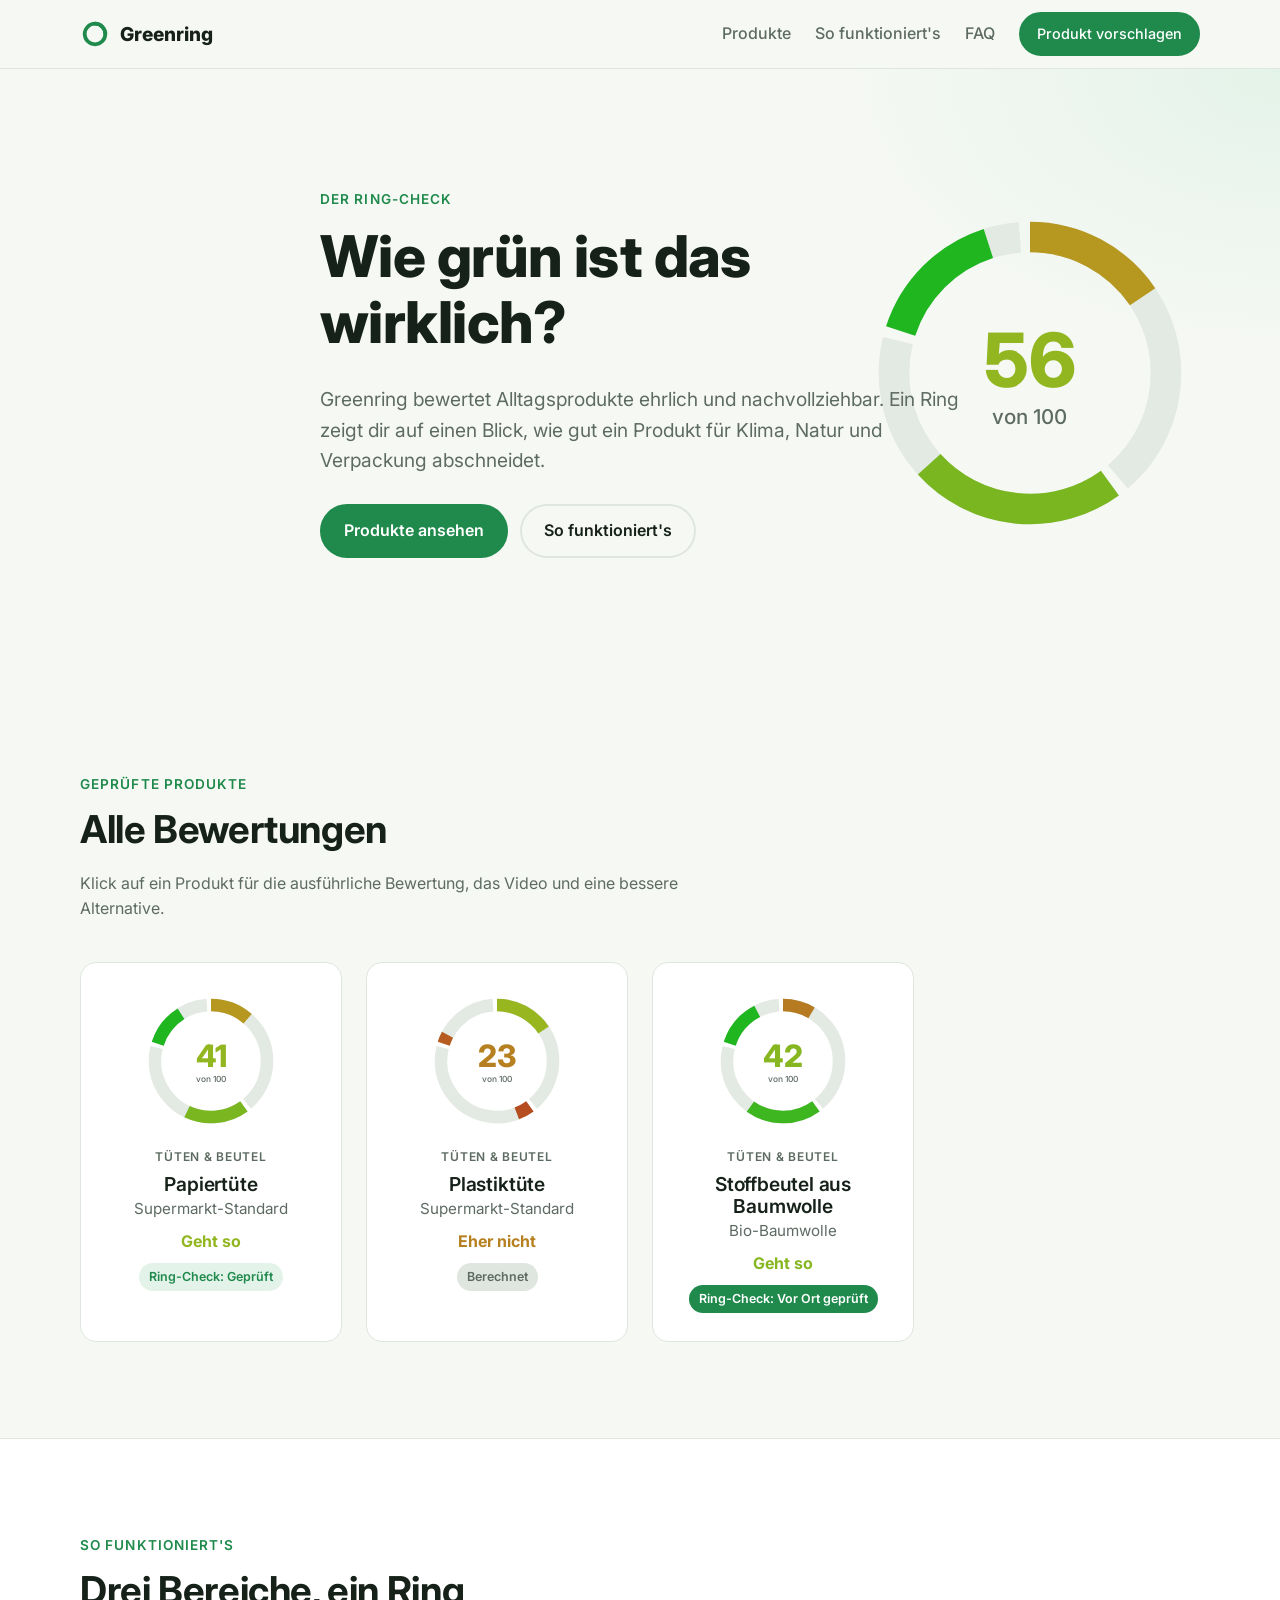
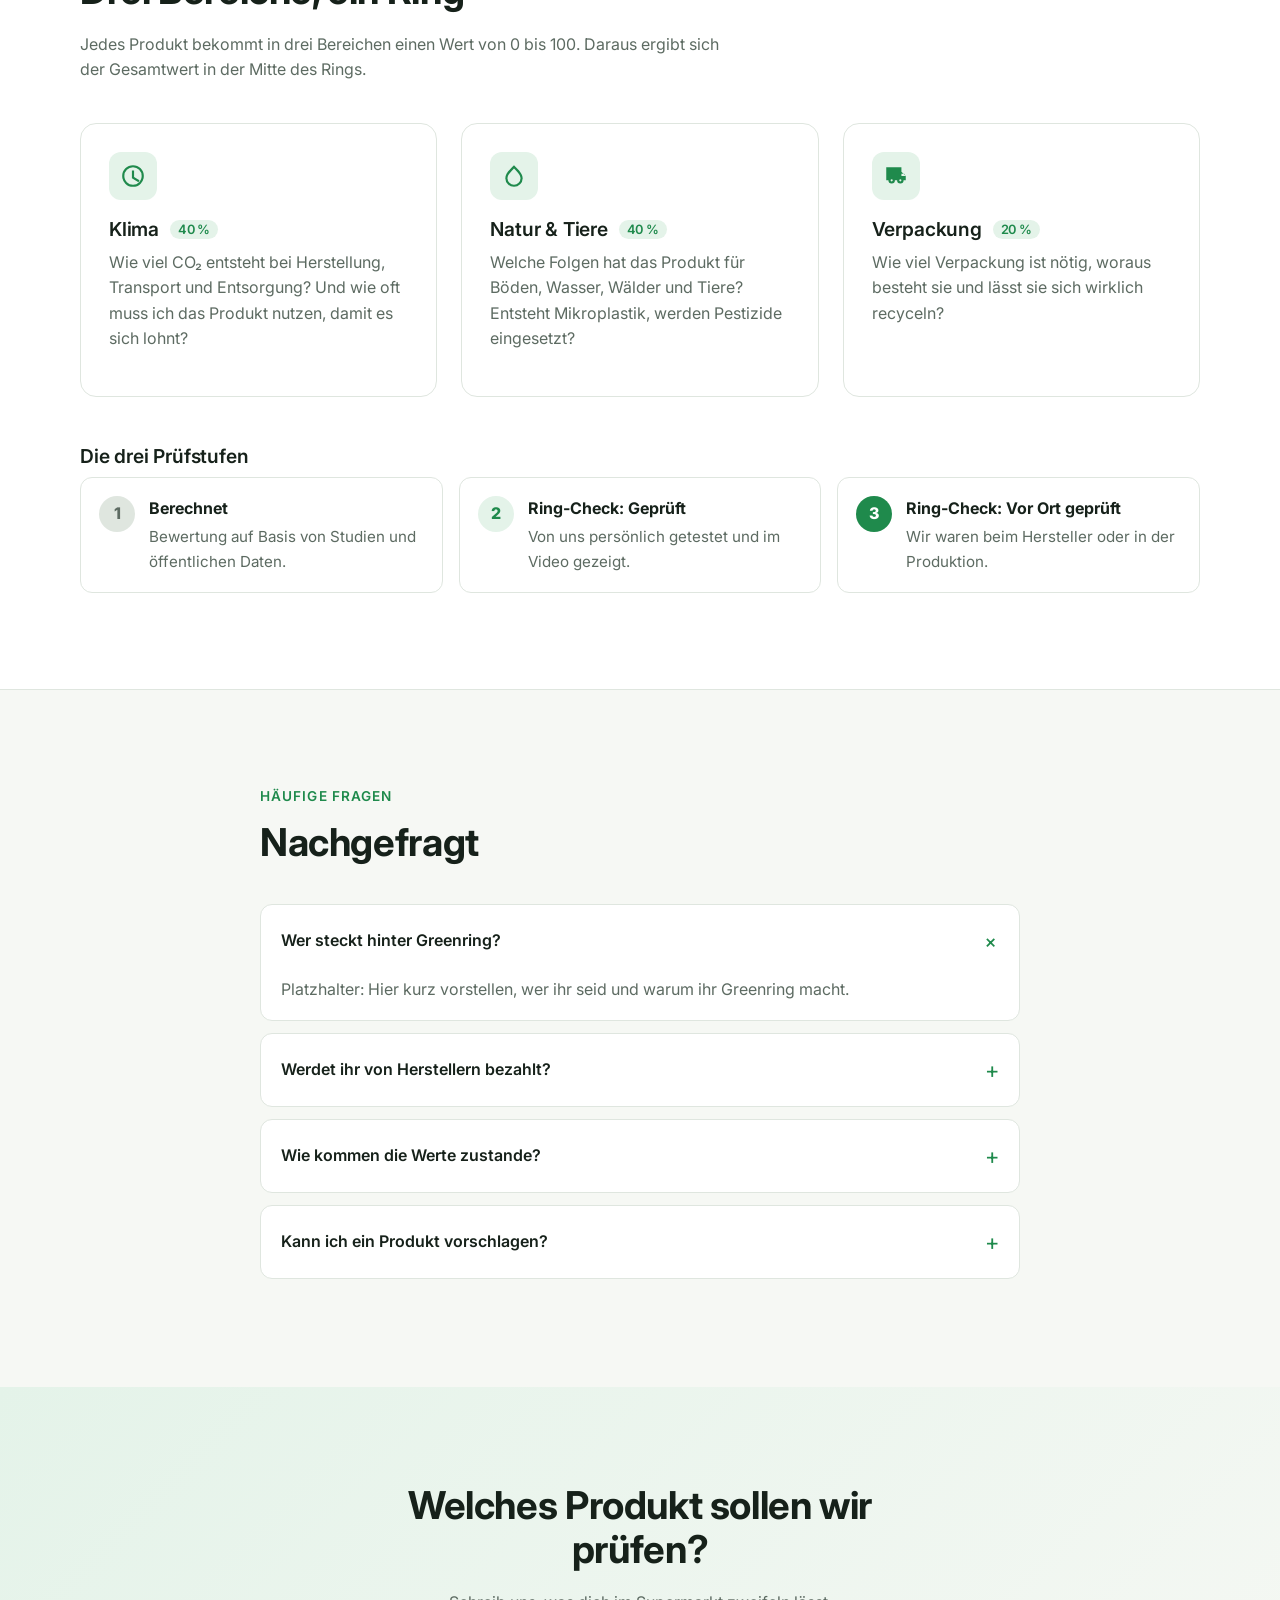
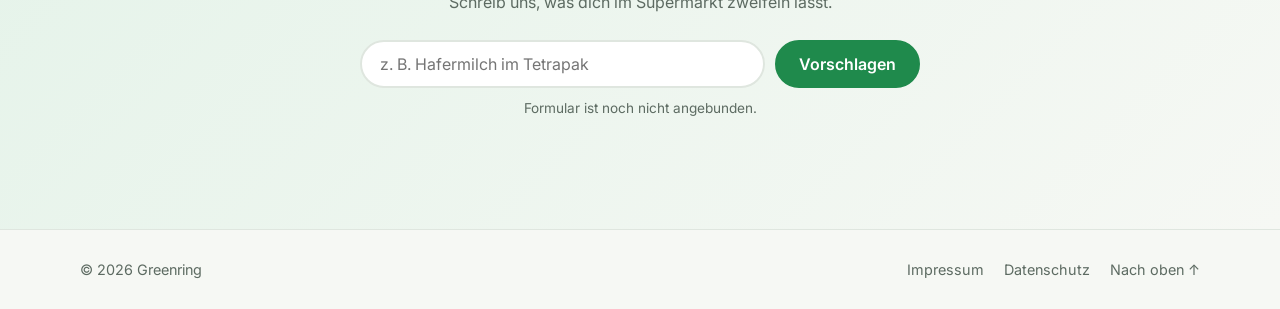
<file: index.html>
<!DOCTYPE html>
<html lang="de">
<head>
  <meta charset="UTF-8">
  <meta name="viewport" content="width=device-width, initial-scale=1.0">
  <title>Greenring – Wie grün ist das wirklich?</title>
  <meta name="description" content="Greenring bewertet Alltagsprodukte nach Klima, Natur & Tieren und Verpackung. Ein Ring, ein Blick, eine ehrliche Antwort.">
  <link rel="preconnect" href="https://fonts.googleapis.com">
  <link rel="preconnect" href="https://fonts.gstatic.com" crossorigin>
  <link href="https://fonts.googleapis.com/css2?family=Inter:wght@400;500;600;700;800&display=swap" rel="stylesheet">
  <link rel="stylesheet" href="css/style.css">
</head>
<body>

  <a class="skip-link" href="#main">Zum Inhalt springen</a>

  <header class="site-header" id="top">
    <div class="container header-inner">
      <a class="brand" href="index.html" aria-label="Greenring Startseite">
        <svg class="brand-mark" viewBox="0 0 32 32" aria-hidden="true">
          <circle cx="16" cy="16" r="11" fill="none" stroke="currentColor" stroke-width="4"/>
          <path d="M16 5a11 11 0 0 1 11 11" fill="none" stroke="var(--accent)" stroke-width="4" stroke-linecap="round"/>
        </svg>
        <span>Greenring</span>
      </a>
      <button class="nav-toggle" aria-expanded="false" aria-controls="site-nav" aria-label="Menü öffnen">
        <span></span><span></span><span></span>
      </button>
      <nav class="site-nav" id="site-nav">
        <a href="#produkte">Produkte</a>
        <a href="#ring-check">So funktioniert's</a>
        <a href="#faq">FAQ</a>
        <a class="btn btn-small" href="#vorschlagen">Produkt vorschlagen</a>
      </nav>
    </div>
  </header>

  <main id="main">

    <!-- HERO -->
    <section class="hero">
      <div class="container hero-inner">
        <p class="eyebrow">Der Ring-Check</p>
        <h1>Wie grün ist das wirklich?</h1>
        <p class="lead">
          Greenring bewertet Alltagsprodukte ehrlich und nachvollziehbar.
          Ein Ring zeigt dir auf einen Blick, wie gut ein Produkt für Klima, Natur und Verpackung abschneidet.
        </p>
        <div class="hero-actions">
          <a class="btn" href="#produkte">Produkte ansehen</a>
          <a class="btn btn-ghost" href="#ring-check">So funktioniert's</a>
        </div>
      </div>
      <div class="hero-visual" id="hero-ring" aria-hidden="true"></div>
    </section>

    <!-- PRODUKTE -->
    <section class="section" id="produkte">
      <div class="container">
        <div class="section-head">
          <p class="eyebrow">Geprüfte Produkte</p>
          <h2>Alle Bewertungen</h2>
          <p class="muted">Klick auf ein Produkt für die ausführliche Bewertung, das Video und eine bessere Alternative.</p>
        </div>
        <div class="product-grid" id="product-grid"></div>
      </div>
    </section>

    <!-- RING-CHECK -->
    <section class="section section-alt" id="ring-check">
      <div class="container">
        <div class="section-head">
          <p class="eyebrow">So funktioniert's</p>
          <h2>Drei Bereiche, ein Ring</h2>
          <p class="muted">Jedes Produkt bekommt in drei Bereichen einen Wert von 0 bis 100. Daraus ergibt sich der Gesamtwert in der Mitte des Rings.</p>
        </div>
        <div class="cards cards-3">
          <article class="card">
            <div class="card-icon" aria-hidden="true">
              <svg viewBox="0 0 24 24"><path d="M12 2a10 10 0 1 0 0 20 10 10 0 0 0 0-20Zm0 18a8 8 0 1 1 0-16 8 8 0 0 1 0 16Zm-1-13h2v6l5 3-1 1.7-6-3.7V7Z"/></svg>
            </div>
            <h3>Klima <span class="weight">40 %</span></h3>
            <p>Wie viel CO₂ entsteht bei Herstellung, Transport und Entsorgung? Und wie oft muss ich das Produkt nutzen, damit es sich lohnt?</p>
          </article>
          <article class="card">
            <div class="card-icon" aria-hidden="true">
              <svg viewBox="0 0 24 24"><path d="M12 2C7 7 4 10 4 14a8 8 0 0 0 16 0c0-4-3-7-8-12Zm0 18a6 6 0 0 1-6-6c0-2.5 2-5 6-9 4 4 6 6.5 6 9a6 6 0 0 1-6 6Z"/></svg>
            </div>
            <h3>Natur &amp; Tiere <span class="weight">40 %</span></h3>
            <p>Welche Folgen hat das Produkt für Böden, Wasser, Wälder und Tiere? Entsteht Mikroplastik, werden Pestizide eingesetzt?</p>
          </article>
          <article class="card">
            <div class="card-icon" aria-hidden="true">
              <svg viewBox="0 0 24 24"><path d="M20 8h-3V4H3v12h2a3 3 0 0 0 6 0h2a3 3 0 0 0 6 0h2V12l-4-4ZM8 17a1 1 0 1 1 0-2 1 1 0 0 1 0 2Zm9-7h2.5l1.5 2h-4v-2Zm-1 7a1 1 0 1 1 0-2 1 1 0 0 1 0 2Z"/></svg>
            </div>
            <h3>Verpackung <span class="weight">20 %</span></h3>
            <p>Wie viel Verpackung ist nötig, woraus besteht sie und lässt sie sich wirklich recyceln?</p>
          </article>
        </div>

        <div class="stufen">
          <h3>Die drei Prüfstufen</h3>
          <ol class="stufen-list">
            <li>
              <span class="stufe-badge stufe-1">1</span>
              <div><strong>Berechnet</strong><p class="muted">Bewertung auf Basis von Studien und öffentlichen Daten.</p></div>
            </li>
            <li>
              <span class="stufe-badge stufe-2">2</span>
              <div><strong>Ring-Check: Geprüft</strong><p class="muted">Von uns persönlich getestet und im Video gezeigt.</p></div>
            </li>
            <li>
              <span class="stufe-badge stufe-3">3</span>
              <div><strong>Ring-Check: Vor Ort geprüft</strong><p class="muted">Wir waren beim Hersteller oder in der Produktion.</p></div>
            </li>
          </ol>
        </div>
      </div>
    </section>

    <!-- FAQ -->
    <section class="section" id="faq">
      <div class="container narrow">
        <div class="section-head">
          <p class="eyebrow">Häufige Fragen</p>
          <h2>Nachgefragt</h2>
        </div>
        <details class="faq-item" open>
          <summary>Wer steckt hinter Greenring?</summary>
          <p>Platzhalter: Hier kurz vorstellen, wer ihr seid und warum ihr Greenring macht.</p>
        </details>
        <details class="faq-item">
          <summary>Werdet ihr von Herstellern bezahlt?</summary>
          <p>Platzhalter: Hier erklären, wie ihr euch finanziert und dass Bewertungen unabhängig sind.</p>
        </details>
        <details class="faq-item">
          <summary>Wie kommen die Werte zustande?</summary>
          <p>Jeder Bereich bekommt einen Wert von 0 bis 100. Klima und Natur zählen je 40 Prozent, Verpackung 20 Prozent. Der Gesamtwert ist der gewichtete Durchschnitt.</p>
        </details>
        <details class="faq-item">
          <summary>Kann ich ein Produkt vorschlagen?</summary>
          <p>Ja, unten auf der Seite. Wir nehmen uns die Produkte vor, die am häufigsten gewünscht werden.</p>
        </details>
      </div>
    </section>

    <!-- VORSCHLAGEN -->
    <section class="section cta" id="vorschlagen">
      <div class="container cta-inner">
        <h2>Welches Produkt sollen wir prüfen?</h2>
        <p class="muted">Schreib uns, was dich im Supermarkt zweifeln lässt.</p>
        <form class="cta-form" action="#" method="post">
          <label class="sr-only" for="vorschlag">Produktname</label>
          <input id="vorschlag" type="text" placeholder="z. B. Hafermilch im Tetrapak" required>
          <button class="btn" type="submit">Vorschlagen</button>
        </form>
        <p class="tiny muted">Formular ist noch nicht angebunden.</p>
      </div>
    </section>

  </main>

  <footer class="site-footer">
    <div class="container footer-inner">
      <span>© 2026 Greenring</span>
      <nav class="footer-nav">
        <a href="#">Impressum</a>
        <a href="#">Datenschutz</a>
        <a href="#top">Nach oben ↑</a>
      </nav>
    </div>
  </footer>

  <script src="js/data.js"></script>
  <script src="js/ring.js"></script>
  <script src="js/main.js"></script>
</body>
</html>
</file>
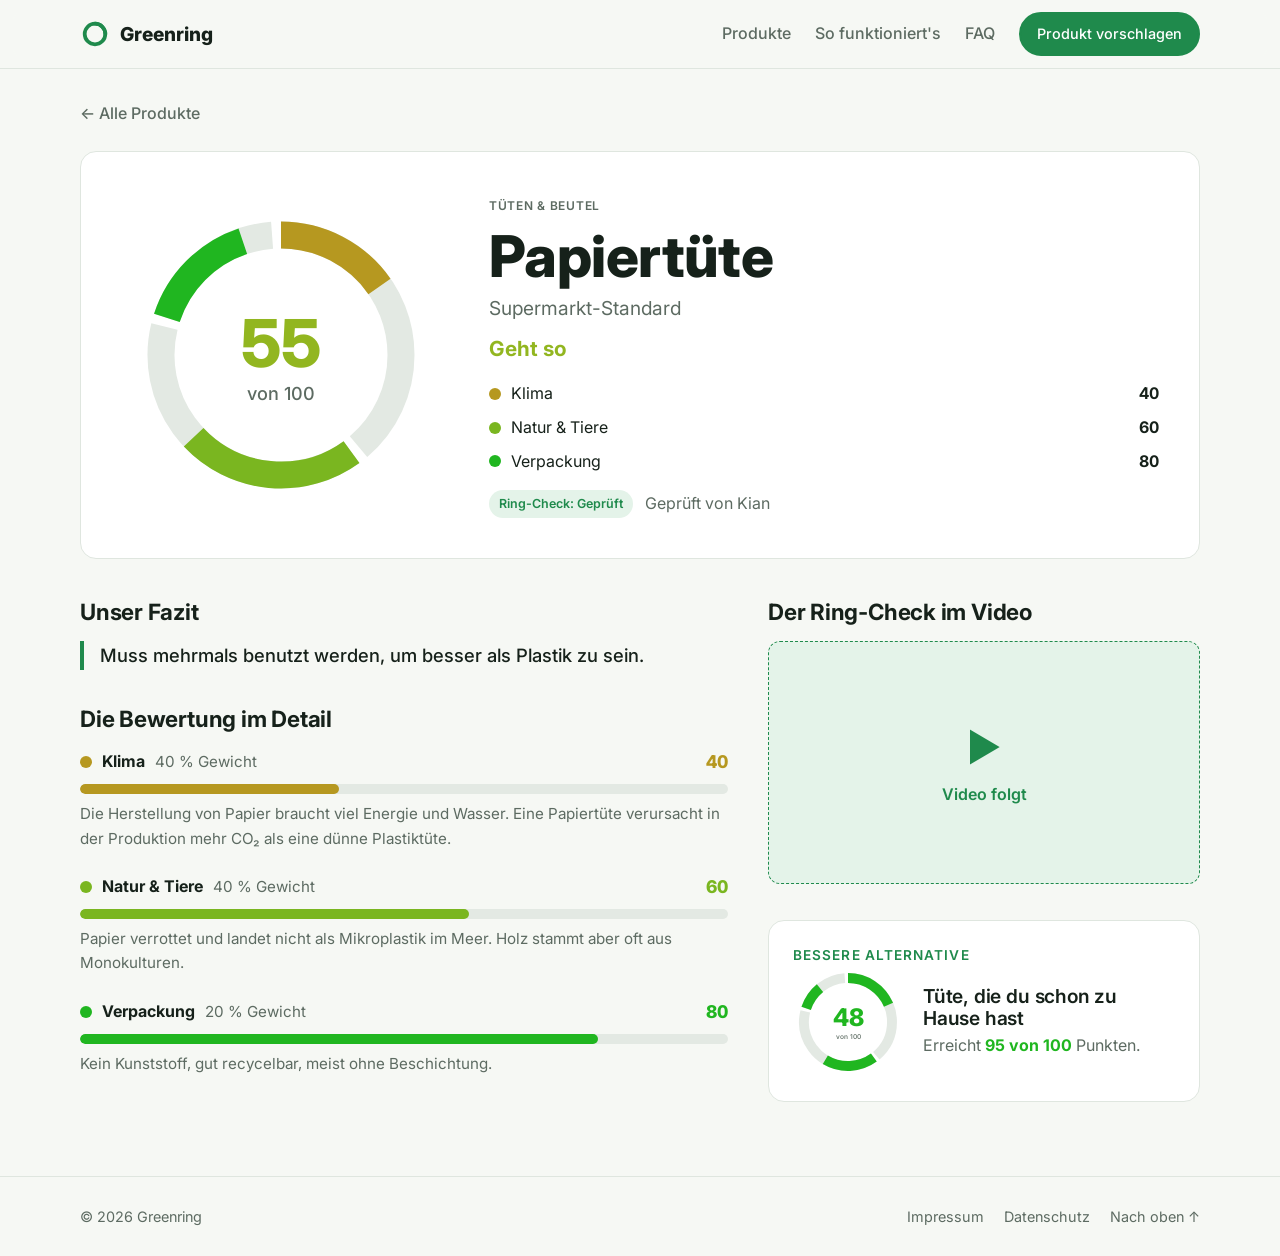
<file: produkt.html>
<!DOCTYPE html>
<html lang="de">
<head>
  <meta charset="UTF-8">
  <meta name="viewport" content="width=device-width, initial-scale=1.0">
  <title>Produkt – Greenring</title>
  <link rel="preconnect" href="https://fonts.googleapis.com">
  <link rel="preconnect" href="https://fonts.gstatic.com" crossorigin>
  <link href="https://fonts.googleapis.com/css2?family=Inter:wght@400;500;600;700;800&display=swap" rel="stylesheet">
  <link rel="stylesheet" href="css/style.css">
</head>
<body>

  <a class="skip-link" href="#main">Zum Inhalt springen</a>

  <header class="site-header" id="top">
    <div class="container header-inner">
      <a class="brand" href="index.html" aria-label="Greenring Startseite">
        <svg class="brand-mark" viewBox="0 0 32 32" aria-hidden="true">
          <circle cx="16" cy="16" r="11" fill="none" stroke="currentColor" stroke-width="4"/>
          <path d="M16 5a11 11 0 0 1 11 11" fill="none" stroke="var(--accent)" stroke-width="4" stroke-linecap="round"/>
        </svg>
        <span>Greenring</span>
      </a>
      <button class="nav-toggle" aria-expanded="false" aria-controls="site-nav" aria-label="Menü öffnen">
        <span></span><span></span><span></span>
      </button>
      <nav class="site-nav" id="site-nav">
        <a href="index.html#produkte">Produkte</a>
        <a href="index.html#ring-check">So funktioniert's</a>
        <a href="index.html#faq">FAQ</a>
        <a class="btn btn-small" href="index.html#vorschlagen">Produkt vorschlagen</a>
      </nav>
    </div>
  </header>

  <main id="main" class="product-page">
    <div class="container">
      <a class="back-link" href="index.html#produkte">← Alle Produkte</a>
    </div>

    <!-- wird per JavaScript gefüllt -->
    <div id="product-detail" class="container">
      <p class="muted">Produkt wird geladen …</p>
    </div>
  </main>

  <footer class="site-footer">
    <div class="container footer-inner">
      <span>© 2026 Greenring</span>
      <nav class="footer-nav">
        <a href="#">Impressum</a>
        <a href="#">Datenschutz</a>
        <a href="#top">Nach oben ↑</a>
      </nav>
    </div>
  </footer>

  <script src="js/data.js"></script>
  <script src="js/ring.js"></script>
  <script src="js/main.js"></script>
</body>
</html>
</file>
<file: css/style.css>
/* ===========================
   Greenring – Nachhaltigkeit
   =========================== */

:root {
  --bg: #f6f8f4;
  --bg-alt: #ffffff;
  --surface: #ffffff;
  --text: #16211a;
  --muted: #5d6b62;
  --line: #dfe6df;
  --accent: #1f8a4c;
  --accent-2: #8fd14f;
  --accent-soft: #e4f3e9;
  --ring-track: #e3e9e3;
  --shadow: 0 10px 30px rgba(22, 33, 26, 0.08);
  --radius: 16px;
  --font: "Inter", system-ui, -apple-system, "Segoe UI", Roboto, sans-serif;
}

@media (prefers-color-scheme: dark) {
  :root:not([data-theme="light"]) {
    --bg: #0f1612;
    --bg-alt: #141d17;
    --surface: #1a251e;
    --text: #e9efe9;
    --muted: #9fb0a5;
    --line: #27352c;
    --accent: #4fc37a;
    --accent-2: #b4ea6e;
    --accent-soft: #1d3426;
    --ring-track: #243029;
    --shadow: 0 10px 30px rgba(0, 0, 0, 0.35);
  }
}
:root[data-theme="dark"] {
  --bg: #0f1612;
  --bg-alt: #141d17;
  --surface: #1a251e;
  --text: #e9efe9;
  --muted: #9fb0a5;
  --line: #27352c;
  --accent: #4fc37a;
  --accent-2: #b4ea6e;
  --accent-soft: #1d3426;
  --ring-track: #243029;
  --shadow: 0 10px 30px rgba(0, 0, 0, 0.35);
}

*, *::before, *::after { box-sizing: border-box; }

html { scroll-behavior: smooth; }

body {
  margin: 0;
  font-family: var(--font);
  color: var(--text);
  background: var(--bg);
  line-height: 1.6;
  -webkit-font-smoothing: antialiased;
}

img, svg { max-width: 100%; display: block; }

a { color: inherit; }

h1, h2, h3 { line-height: 1.15; margin: 0 0 0.5em; letter-spacing: -0.01em; }
h1 { font-size: clamp(2.2rem, 5vw, 3.6rem); font-weight: 800; }
h2 { font-size: clamp(1.7rem, 3.5vw, 2.4rem); font-weight: 700; }
h3 { font-size: 1.2rem; font-weight: 600; }
p { margin: 0 0 1em; }

.container { width: min(1120px, 100% - 32px); margin-inline: auto; }
.container.narrow { width: min(760px, 100% - 32px); }

.muted { color: var(--muted); }
.tiny { font-size: 0.85rem; }
.eyebrow {
  color: var(--accent);
  font-weight: 600;
  font-size: 0.85rem;
  letter-spacing: 0.08em;
  text-transform: uppercase;
  margin-bottom: 0.75rem;
}
.lead { font-size: 1.2rem; color: var(--muted); max-width: 56ch; }

.sr-only {
  position: absolute; width: 1px; height: 1px; padding: 0; margin: -1px;
  overflow: hidden; clip: rect(0,0,0,0); white-space: nowrap; border: 0;
}
.skip-link {
  position: absolute; left: 16px; top: -60px; background: var(--accent); color: #fff;
  padding: 8px 14px; border-radius: 8px; z-index: 100; transition: top .2s;
}
.skip-link:focus { top: 12px; }

/* Buttons */
.btn {
  display: inline-flex; align-items: center; gap: 8px;
  padding: 12px 22px; border-radius: 999px;
  background: var(--accent); color: #fff; font-weight: 600; text-decoration: none;
  border: 2px solid var(--accent); cursor: pointer; font-family: inherit; font-size: 1rem;
  transition: transform .15s, box-shadow .15s, background .15s;
}
.btn:hover { transform: translateY(-1px); box-shadow: 0 6px 18px rgba(31,138,76,.3); }
.btn-ghost { background: transparent; color: var(--text); border-color: var(--line); }
.btn-ghost:hover { box-shadow: none; border-color: var(--accent); }
.btn-small { padding: 8px 16px; font-size: 0.9rem; }

/* Header */
.site-header {
  position: sticky; top: 0; z-index: 50;
  background: color-mix(in srgb, var(--bg) 85%, transparent);
  backdrop-filter: blur(10px);
  border-bottom: 1px solid var(--line);
}
.header-inner { display: flex; align-items: center; justify-content: space-between; height: 68px; }
.brand { display: flex; align-items: center; gap: 10px; font-weight: 800; font-size: 1.2rem; text-decoration: none; }
.brand-mark { width: 30px; height: 30px; color: var(--accent); }
.site-nav { display: flex; align-items: center; gap: 24px; }
.site-nav a { text-decoration: none; font-weight: 500; color: var(--muted); }
.site-nav a:hover, .site-nav a.is-current { color: var(--text); }
.site-nav .btn { color: #fff; }

.nav-toggle {
  display: none; flex-direction: column; gap: 5px; background: none; border: 0; padding: 8px; cursor: pointer;
}
.nav-toggle span { width: 24px; height: 2px; background: var(--text); border-radius: 2px; transition: transform .2s, opacity .2s; }
.nav-toggle[aria-expanded="true"] span:nth-child(1) { transform: translateY(7px) rotate(45deg); }
.nav-toggle[aria-expanded="true"] span:nth-child(2) { opacity: 0; }
.nav-toggle[aria-expanded="true"] span:nth-child(3) { transform: translateY(-7px) rotate(-45deg); }

/* Hero */
.hero {
  position: relative; overflow: hidden;
  padding: clamp(64px, 10vw, 120px) 0;
  background:
    radial-gradient(60% 80% at 100% 0%, var(--accent-soft) 0%, transparent 60%),
    var(--bg);
}
.hero-inner { position: relative; z-index: 1; max-width: 640px; }
.hero-actions { display: flex; flex-wrap: wrap; gap: 12px; margin-top: 28px; }
.hero-visual {
  position: absolute; right: max(16px, calc((100% - 1120px) / 2)); top: 50%;
  transform: translateY(-50%); width: min(340px, 34vw);
}
.hero-visual .ring { width: 100%; height: auto; }

/* Ring (SVG) */
.ring { display: block; }
.ring-num { font-size: 44px; font-weight: 800; font-family: var(--font); }
.ring-sub { font-size: 12px; fill: var(--muted); font-family: var(--font); font-weight: 500; }

/* Sections */
.section { padding: clamp(56px, 8vw, 96px) 0; }
.section-alt { background: var(--bg-alt); border-block: 1px solid var(--line); }
.section-head { max-width: 640px; margin-bottom: 40px; }
.section-head .muted { margin-bottom: 0; }

/* Produktübersicht */
.product-grid {
  display: grid; gap: 24px;
  grid-template-columns: repeat(auto-fill, minmax(260px, 1fr));
}
.product-card {
  display: flex; flex-direction: column; align-items: center; text-align: center; gap: 12px;
  background: var(--surface); border: 1px solid var(--line); border-radius: var(--radius);
  padding: 28px 22px; text-decoration: none; color: inherit;
  transition: transform .2s, box-shadow .2s, border-color .2s;
}
.product-card:hover { transform: translateY(-3px); box-shadow: var(--shadow); border-color: var(--accent); }
.product-card h3 { margin: 4px 0 2px; }
.product-card .muted { margin: 0 0 8px; font-size: .95rem; }
.product-ring { width: 140px; height: 140px; }
.product-cat {
  display: inline-block; font-size: .75rem; font-weight: 600; letter-spacing: .06em; text-transform: uppercase; color: var(--muted);
}
.rating { font-weight: 700; display: block; }
.rating-big { font-size: 1.3rem; margin: 0 0 16px; }

.stufe-tag {
  display: inline-block; margin-top: 8px; font-size: .78rem; font-weight: 600; padding: 4px 10px; border-radius: 999px;
  background: var(--line); color: var(--muted);
}
.stufe-tag.stufe-2 { background: var(--accent-soft); color: var(--accent); }
.stufe-tag.stufe-3 { background: var(--accent); color: #fff; }

/* Cards */
.cards {
  display: grid; gap: 24px;
  grid-template-columns: repeat(auto-fit, minmax(250px, 1fr));
}
.cards-3 { grid-template-columns: repeat(auto-fit, minmax(260px, 1fr)); }
.card h3 .weight {
  font-size: .8rem; font-weight: 600; color: var(--accent); background: var(--accent-soft);
  padding: 2px 8px; border-radius: 999px; margin-left: 6px; vertical-align: middle;
}

/* Prüfstufen */
.stufen { margin-top: 48px; }
.stufen-list { list-style: none; padding: 0; margin: 0; display: grid; gap: 16px; grid-template-columns: repeat(auto-fit, minmax(260px, 1fr)); }
.stufen-list li { display: flex; gap: 14px; align-items: flex-start; background: var(--surface); border: 1px solid var(--line); border-radius: 12px; padding: 18px; }
.stufen-list p { margin: 4px 0 0; font-size: .95rem; }
.stufe-badge {
  flex: none; width: 36px; height: 36px; border-radius: 50%; display: grid; place-items: center; font-weight: 800;
  background: var(--line); color: var(--muted);
}
.stufe-badge.stufe-2 { background: var(--accent-soft); color: var(--accent); }
.stufe-badge.stufe-3 { background: var(--accent); color: #fff; }

/* Legende */
.legend { list-style: none; padding: 0; margin: 0 0 16px; display: grid; gap: 8px; }
.legend-item { display: flex; align-items: center; gap: 10px; }
.legend-dot { width: 12px; height: 12px; border-radius: 50%; flex: none; }
.legend-label { flex: 1; }
.legend-val { font-weight: 700; font-variant-numeric: tabular-nums; }

/* Produkt-Detailseite */
.product-page { padding: 32px 0 64px; }
.back-link { display: inline-block; text-decoration: none; color: var(--muted); font-weight: 500; margin-bottom: 24px; }
.back-link:hover { color: var(--text); }
.product-hero {
  display: grid; grid-template-columns: 320px 1fr; gap: 48px; align-items: center;
  background: var(--surface); border: 1px solid var(--line); border-radius: var(--radius); padding: 40px;
  margin-bottom: 40px;
}
.product-ring-big { width: 300px; height: 300px; margin-inline: auto; }
.product-hero-text h1 { margin: 6px 0 4px; }
.product-hero-text .lead { margin-bottom: 8px; }
.check-line { display: flex; flex-wrap: wrap; align-items: center; gap: 12px; }
.check-line .stufe-tag { margin-top: 0; }

.product-body { display: grid; grid-template-columns: 1.2fr 0.8fr; gap: 40px; align-items: start; }
.block { margin-bottom: 36px; }
.block h2 { font-size: 1.4rem; margin-bottom: 16px; }
.fazit { font-size: 1.15rem; font-weight: 500; border-left: 4px solid var(--accent); padding-left: 16px; }

.detail-row { margin-bottom: 22px; }
.detail-head { display: flex; align-items: center; gap: 10px; margin-bottom: 8px; }
.detail-weight { font-size: .85rem; flex: 1; }
.detail-val { font-weight: 800; font-size: 1.1rem; font-variant-numeric: tabular-nums; }
.bar { height: 10px; background: var(--ring-track); border-radius: 999px; overflow: hidden; margin-bottom: 8px; }
.bar-fill { height: 100%; border-radius: 999px; transition: width 1.2s cubic-bezier(.2,.8,.2,1); }
.detail-row .muted { font-size: .95rem; margin: 0; }

.video { position: relative; aspect-ratio: 16 / 9; border-radius: 12px; overflow: hidden; background: #000; }
.video iframe { position: absolute; inset: 0; width: 100%; height: 100%; border: 0; }
.video-placeholder {
  background: var(--accent-soft); color: var(--accent); display: grid; place-items: center; align-content: center;
  border: 1px dashed var(--accent);
}
.video-placeholder span { font-size: 2.4rem; }
.video-placeholder p { margin: 4px 0 0; font-weight: 600; }

.alt-card { background: var(--surface); border: 1px solid var(--line); border-radius: var(--radius); padding: 24px; }
.alt-inner { display: flex; gap: 20px; align-items: center; }
.alt-ring { width: 110px; height: 110px; flex: none; }
.alt-card h3 { margin-bottom: 4px; }
.alt-card p { margin: 0; }
.card {
  background: var(--surface); border: 1px solid var(--line); border-radius: var(--radius);
  padding: 28px; display: flex; flex-direction: column;
  transition: transform .2s, box-shadow .2s;
}
.card:hover { transform: translateY(-3px); box-shadow: var(--shadow); }
.card-icon {
  width: 48px; height: 48px; border-radius: 12px; background: var(--accent-soft);
  display: grid; place-items: center; margin-bottom: 18px;
}
.card-icon svg { width: 26px; height: 26px; fill: var(--accent); }
.card p { color: var(--muted); flex: 1; }
.checklist { list-style: none; padding: 0; margin: 0; }
.checklist li { position: relative; padding-left: 26px; margin-bottom: 6px; font-size: 0.95rem; }
.checklist li::before {
  content: ""; position: absolute; left: 0; top: 6px; width: 16px; height: 16px; border-radius: 50%;
  background: var(--accent);
  mask: url("data:image/svg+xml,%3Csvg xmlns='http://www.w3.org/2000/svg' viewBox='0 0 16 16'%3E%3Ccircle cx='8' cy='8' r='8' fill='black'/%3E%3Cpath d='M4.5 8.5l2.2 2.2L11.5 6' stroke='white' stroke-width='1.8' fill='none' stroke-linecap='round' stroke-linejoin='round'/%3E%3C/svg%3E") center / contain no-repeat;
  -webkit-mask: url("data:image/svg+xml,%3Csvg xmlns='http://www.w3.org/2000/svg' viewBox='0 0 16 16'%3E%3Ccircle cx='8' cy='8' r='8' fill='black'/%3E%3Cpath d='M4.5 8.5l2.2 2.2L11.5 6' stroke='white' stroke-width='1.8' fill='none' stroke-linecap='round' stroke-linejoin='round'/%3E%3C/svg%3E") center / contain no-repeat;
}

/* FAQ */
.faq-item {
  background: var(--surface); border: 1px solid var(--line); border-radius: 12px; padding: 0 20px; margin-bottom: 12px;
}
.faq-item summary {
  cursor: pointer; font-weight: 600; padding: 18px 0; list-style: none; display: flex; justify-content: space-between; align-items: center; gap: 12px;
}
.faq-item summary::-webkit-details-marker { display: none; }
.faq-item summary::after {
  content: "+"; font-size: 1.4rem; color: var(--accent); font-weight: 400; transition: transform .2s;
}
.faq-item[open] summary::after { transform: rotate(45deg); }
.faq-item p { color: var(--muted); padding-bottom: 18px; margin: 0; }

/* CTA */
.cta { background: linear-gradient(135deg, var(--accent-soft), var(--bg)); }
.cta-inner { text-align: center; max-width: 560px; }
.cta-form { display: flex; gap: 10px; margin: 24px 0 10px; }
.cta-form input {
  flex: 1; padding: 12px 18px; border-radius: 999px; border: 2px solid var(--line); background: var(--surface);
  color: var(--text); font-family: inherit; font-size: 1rem;
}
.cta-form input:focus { outline: none; border-color: var(--accent); }

/* Footer */
.site-footer { border-top: 1px solid var(--line); padding: 28px 0; font-size: 0.9rem; color: var(--muted); }
.footer-inner { display: flex; flex-wrap: wrap; justify-content: space-between; gap: 12px; }
.footer-nav { display: flex; gap: 20px; }
.footer-nav a { text-decoration: none; }
.footer-nav a:hover { color: var(--text); }

@media (prefers-reduced-motion: reduce) {
  html { scroll-behavior: auto; }
  .bar-fill { transition: none; }
}

/* Responsive */
@media (max-width: 960px) {
  .hero-visual { position: static; transform: none; width: min(280px, 70vw); margin: 40px auto 0; }
  .product-hero { grid-template-columns: 1fr; gap: 24px; padding: 28px; text-align: center; }
  .product-hero-text .legend, .product-hero-text .check-line { justify-content: center; }
  .product-hero-text .legend { max-width: 320px; margin-inline: auto; }
  .product-ring-big { width: 240px; height: 240px; }
  .product-body { grid-template-columns: 1fr; }
}

@media (max-width: 768px) {
  .nav-toggle { display: flex; }
  .site-nav {
    position: absolute; left: 0; right: 0; top: 68px;
    flex-direction: column; align-items: stretch; gap: 0;
    background: var(--bg); border-bottom: 1px solid var(--line);
    padding: 8px 16px 16px; display: none;
  }
  .site-nav.is-open { display: flex; }
  .site-nav a { padding: 12px 4px; }
  .site-nav .btn { justify-content: center; margin-top: 8px; }
  .cta-form { flex-direction: column; }
  .alt-inner { flex-direction: column; text-align: center; }
}
</file>
